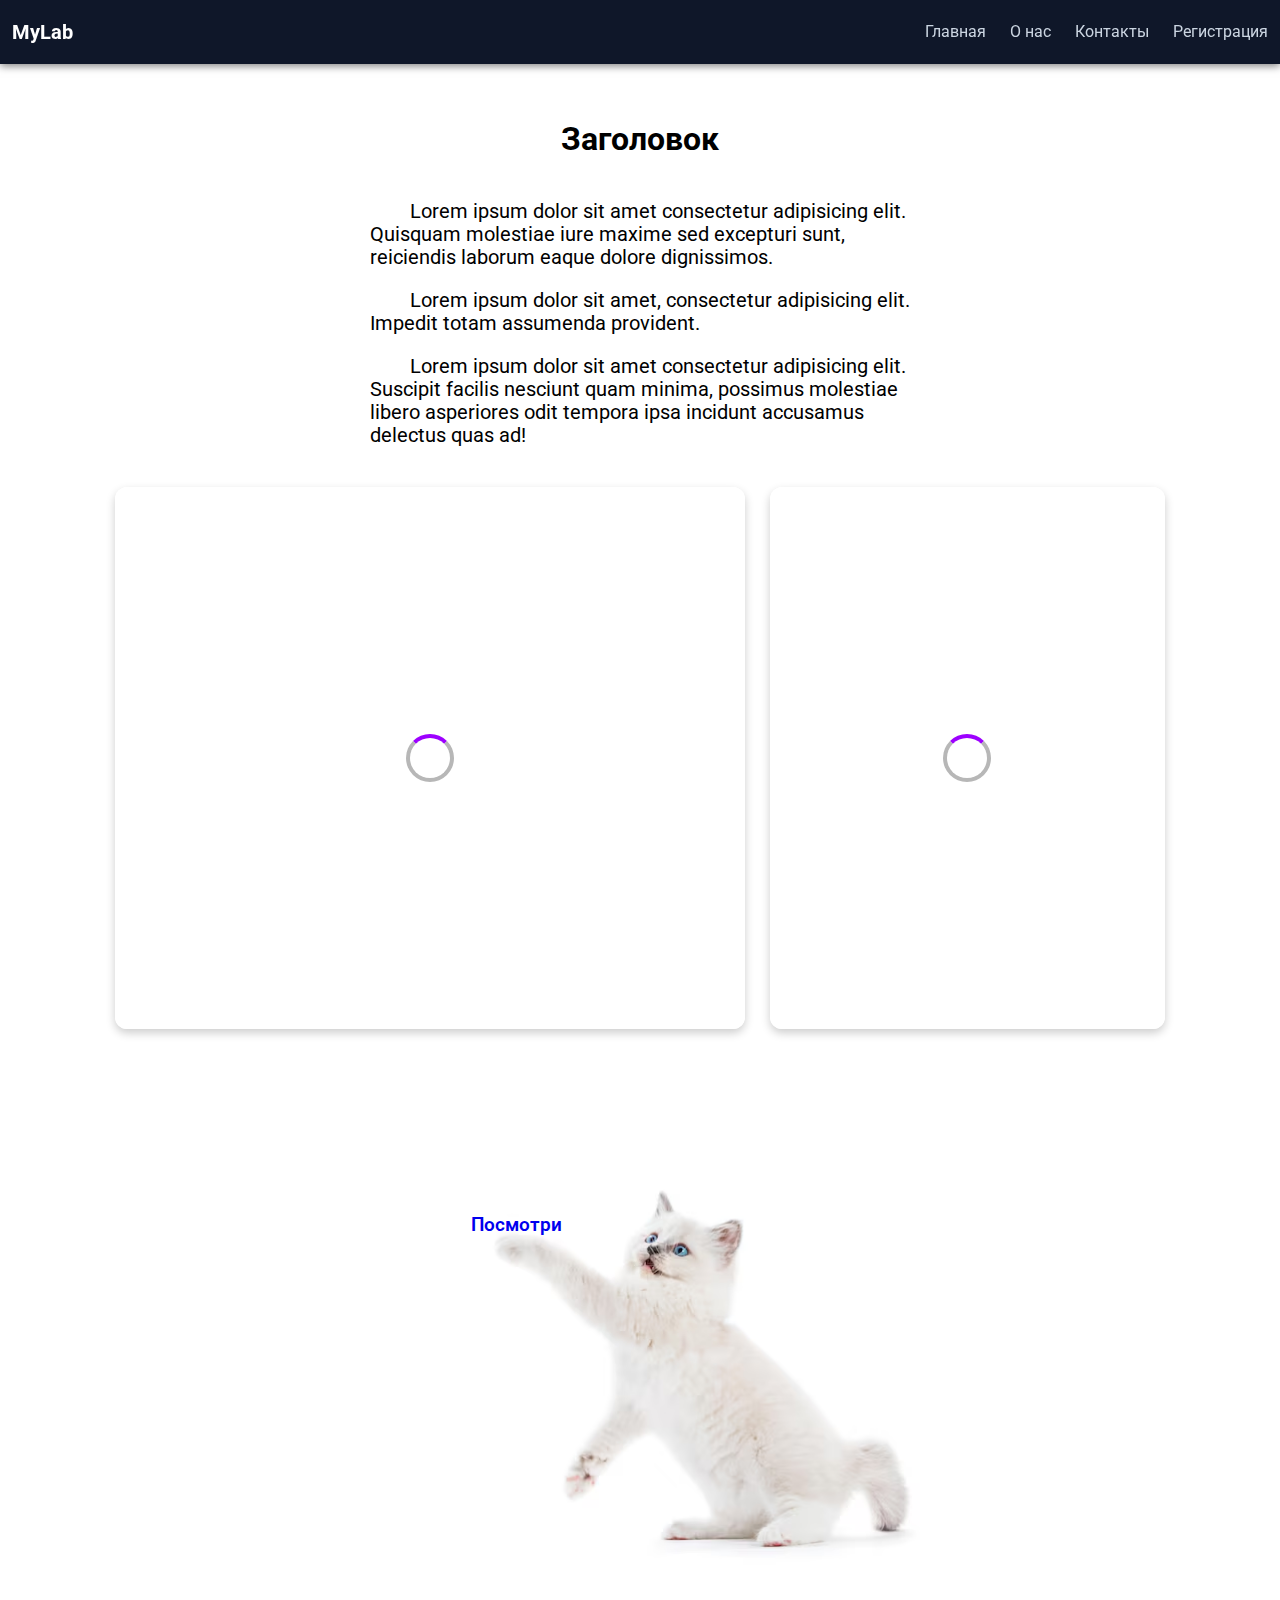
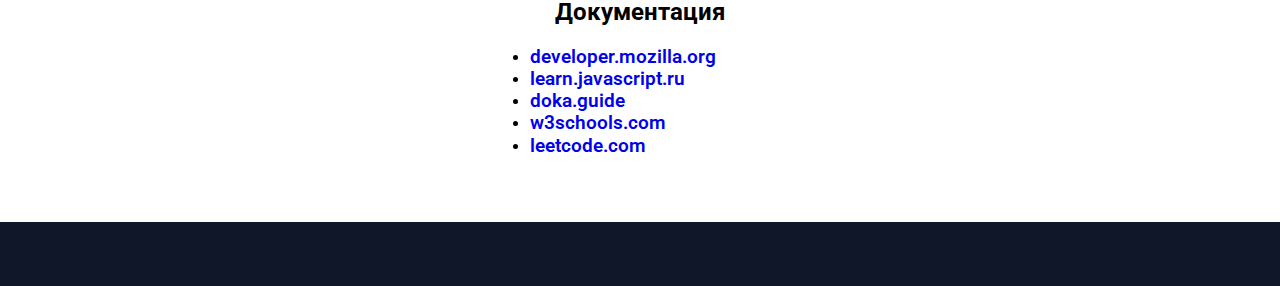
<file: index.html>
<!DOCTYPE html>
<html lang="en">
    <head>
        <meta charset="UTF-8">
        <meta name="viewport" content="width=device-width, initial-scale=1.0">

        <link rel="stylesheet" href="./css/normalize.css">
        <link rel="stylesheet" href="./css/style.css">

        <!-- <link rel="preconnect" href="https://fonts.googleapis.com"> -->
        <!-- <link rel="preconnect" href="https://fonts.gstatic.com" crossorigin> -->
        <!-- <link href="https://fonts.googleapis.com/css2?family=Roboto:wght@400;600;700&display=swap" rel="stylesheet"> -->
        <link rel="preload" href="./assets/fonts/Roboto-Regular.woff2" as="font" type="font/woff2">
        <link rel="preload" href="./assets/fonts/Roboto-Bold.woff2" as="font" type="font/woff2">

        <title>Лабораторная работа</title>
    </head>
    <body>
        <header class="header">
            <div class="header__logo">MyLab</div>

            <nav class="header__nav">
                <a href="./index.html" class="nav__link">Главная</a>
                <a href="#about" class="nav__link">О нас</a>
                <a href="#contact" class="nav__link">Контакты</a>
                <a href="./form.html" class="nav__link">Регистрация</a>
            </nav>

        </header>
        <section class="container">
            <h1 class="title">Заголовок</h1>

            <div class="paragraph">
                <p>Lorem ipsum dolor sit amet consectetur adipisicing elit. Quisquam molestiae iure maxime sed excepturi sunt, reiciendis laborum eaque dolore dignissimos.</p>
                <p>Lorem ipsum dolor sit amet, consectetur adipisicing elit. Impedit totam assumenda provident.</p>
                <p>Lorem ipsum dolor sit amet consectetur adipisicing elit. Suscipit facilis nesciunt quam minima, possimus molestiae libero asperiores odit tempora ipsa incidunt accusamus delectus quas ad!</p>
            </div>

            <div class="cards-wrapper">
                <figure class="image-wrapper card-loader">
                    <div class="loader"></div>

                    <img class="image card-content" src="./assets/imgs/img2.gif" alt="cat">
                    <figcaption class="card-content">Карточка 1</figcaption>
                </figure>

                <figure class="image-wrapper card-loader">
                    <div class="loader"></div>

                    <img class="image card-content" src="./assets/imgs/img1.webp" alt="cat">
                    <figcaption class="card-content">Карточка 2</figcaption>
                </figure>
            </div>

            <div class="go-to-demo">
                <img class="image" src="./assets/imgs/cat2.avif" alt="cat">
                <a class="link link-to-demo" href="demo.html">Посмотри</a>
            </div>

            <div class="wrapper">
                <h2 class="title">Документация</h2>
                <ul class="list">
                    <li>
                        <a class="link" href="https://developer.mozilla.org/" target="_blank">developer.mozilla.org</a>
                    </li>
                    <li>
                        <a class="link" href="https://learn.javascript.ru/" target="_blank">learn.javascript.ru</a>
                    </li>
                    <li>
                        <a class="link" href="https://doka.guide/" target="_blank">doka.guide</a>
                    </li>
                    <li>
                        <a class="link" href="https://www.w3schools.com/" target="_blank">w3schools.com</a>
                    </li>
                    </li>
                    <li>
                        <a class="link" href="https://leetcode.com/" target="_blank">leetcode.com</a>
                    </li>
                    </li>
                    <li>
                        <a class="link" href="https://nodejs.org/docs/latest/api/" target="_blank">nodejs.org</a>
                    </li>
                    </li>
                    <li>
                        <a class="link" href="https://validator.w3.org/#validate_by_input" target="_blank">validator.w3.org</a>
                    </li>
                    </li>
                    <li>
                        <a class="link" href="https://github.com/" target="_blank">github.com</a>
                    </li>
                    </li>
                    <li>
                        <a class="link" href="https://about.gitlab.com/" target="_blank">gitlab.com</a>
                    </li>
                </ul>
            </div>
        </section>
        <footer class="footer"></footer>
    </body>
</html>
</file>
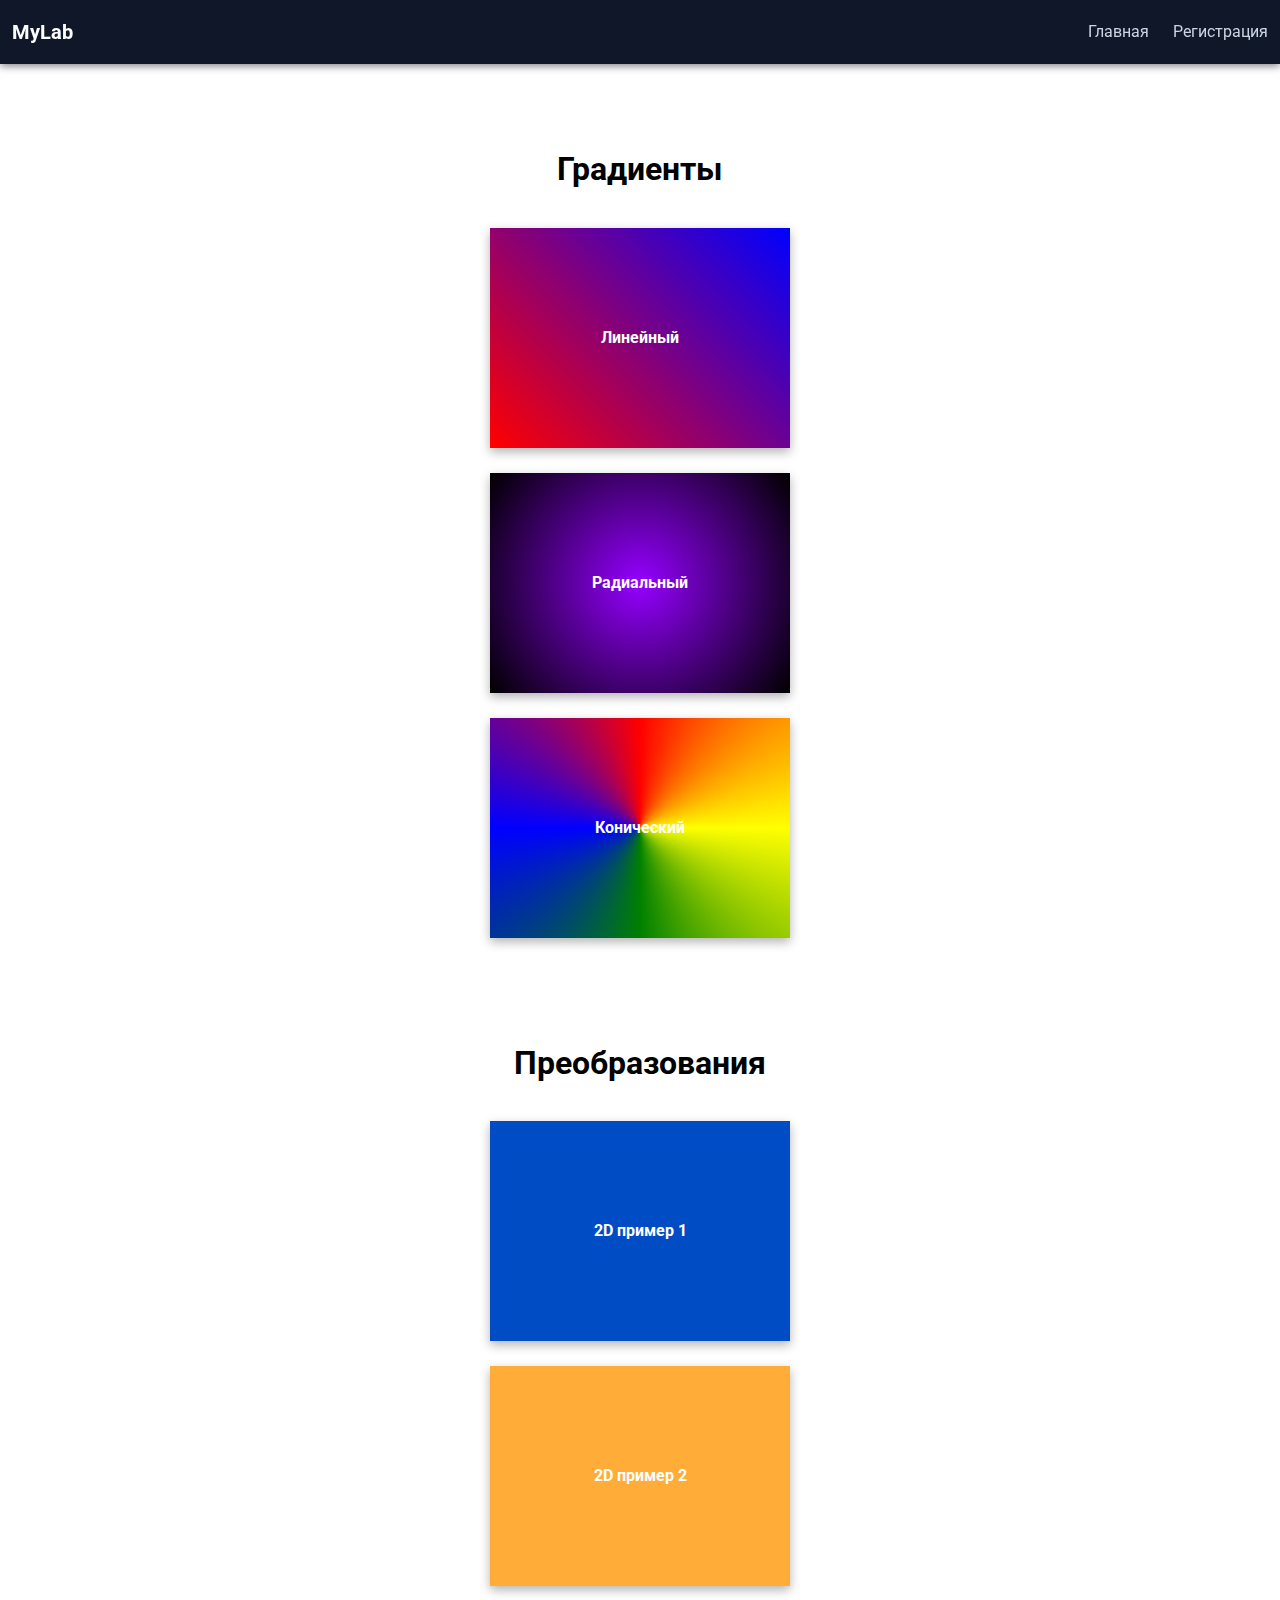
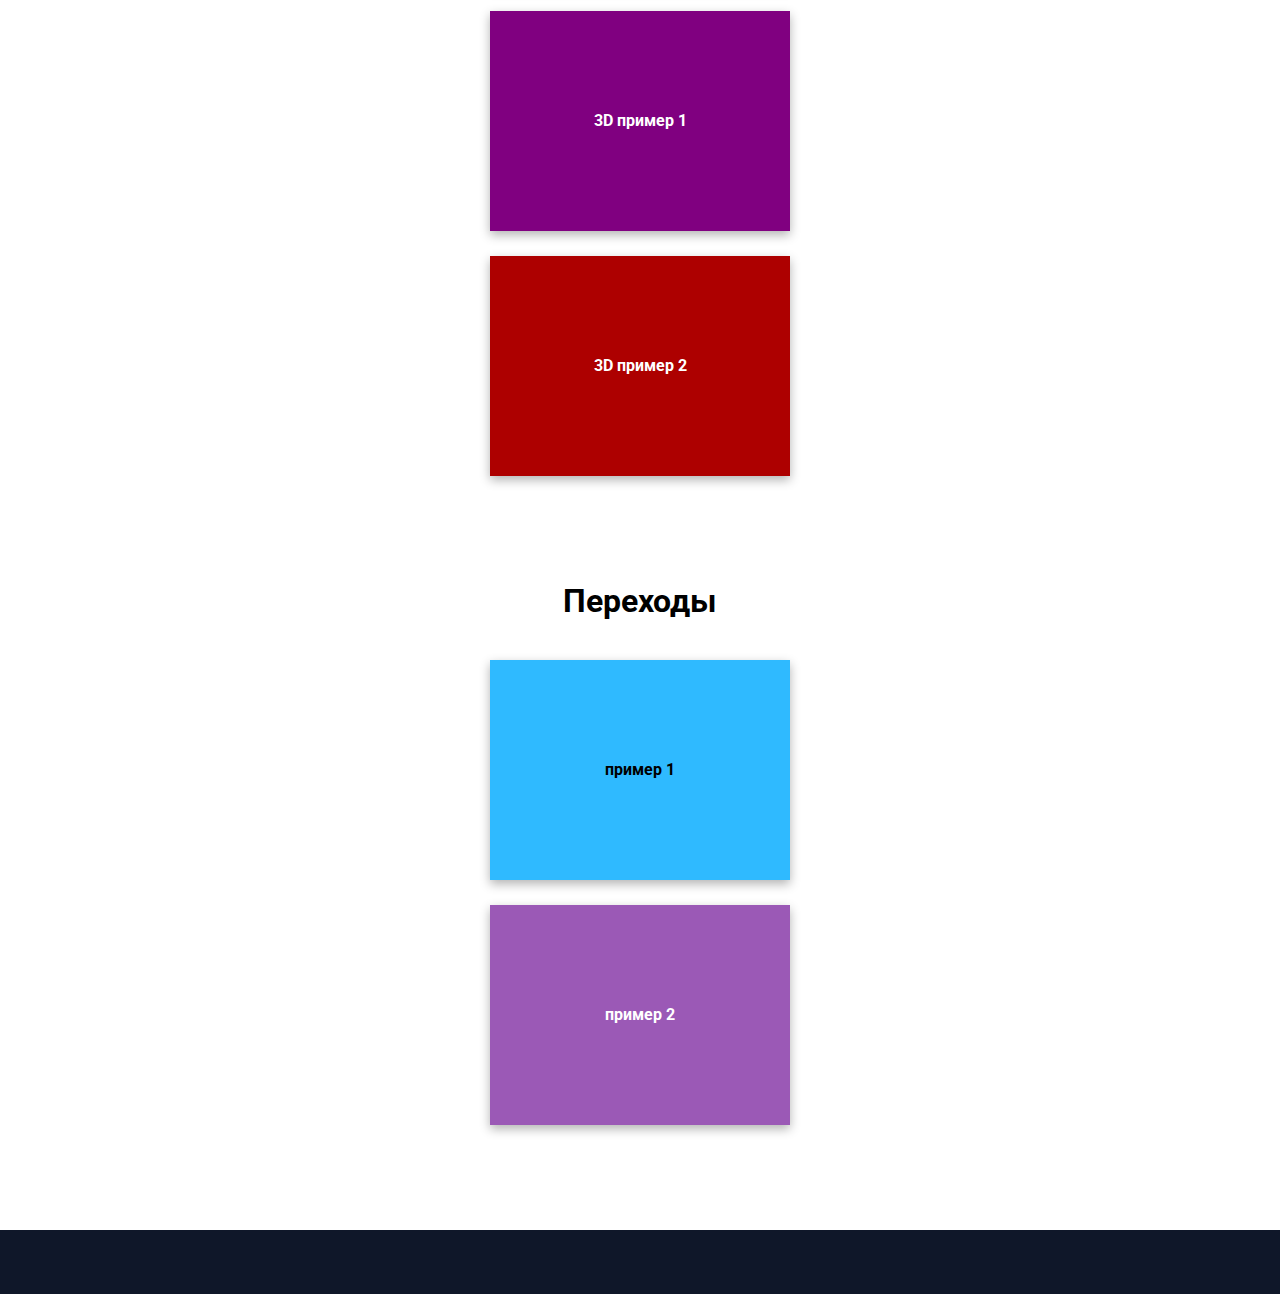
<file: demo.html>
<!DOCTYPE html>
<html lang="en">
    <head>
        <meta charset="UTF-8">
        <meta name="viewport" content="width=device-width, initial-scale=1.0">

        <link rel="stylesheet" href="./css/normalize.css">
        <link rel="stylesheet" href="./css/style.css">
        <link rel="stylesheet" href="./css/demo.css">

        <!-- <link rel="preconnect" href="https://fonts.googleapis.com"> -->
        <!-- <link rel="preconnect" href="https://fonts.gstatic.com" crossorigin> -->
        <!-- <link href="https://fonts.googleapis.com/css2?family=Roboto:wght@400;600;700&display=swap" rel="stylesheet"> -->
        <link rel="preload" href="./assets/fonts/Roboto-Regular.woff2" as="font" type="font/woff2">
        <link rel="preload" href="./assets/fonts/Roboto-Bold.woff2" as="font" type="font/woff2">

        <title>Лабораторная работа</title>
    </head>
    <body>
    <header class="header">
        <div class="header__logo">MyLab</div>
        <nav class="header__nav">
            <a href="./index.html" class="nav__link">Главная</a>
            <a href="./form.html" class="nav__link">Регистрация</a>
        </nav>
    </header>
        <main class="container">
            <div class="content-block">
                <h1>Градиенты</h1>
                <div class="box linear">Линейный</div>
                <div class="box radial">Радиальный</div>
                <div class="box conic">Конический</div>
            </div>
            
            <div class="content-block">
                <h1>Преобразования</h1>
                <div class="box transform2d__ex-1">2D пример 1</div>
                <div class="box transform2d__ex-2">2D пример 2</div>
                <div class="box transform3d__ex-1">3D пример 1</div>
                <div class="box transform3d__ex-2">3D пример 2</div>
            </div>
            
            <div class="content-block">
                <h1>Переходы</h1>
                <div class="box transition__ex-1">пример 1</div>
                <div class="box transition__ex-2">пример 2</div>
            </div>
        </main>
        <footer class="footer"></footer>
    </body>
</html>
</file>
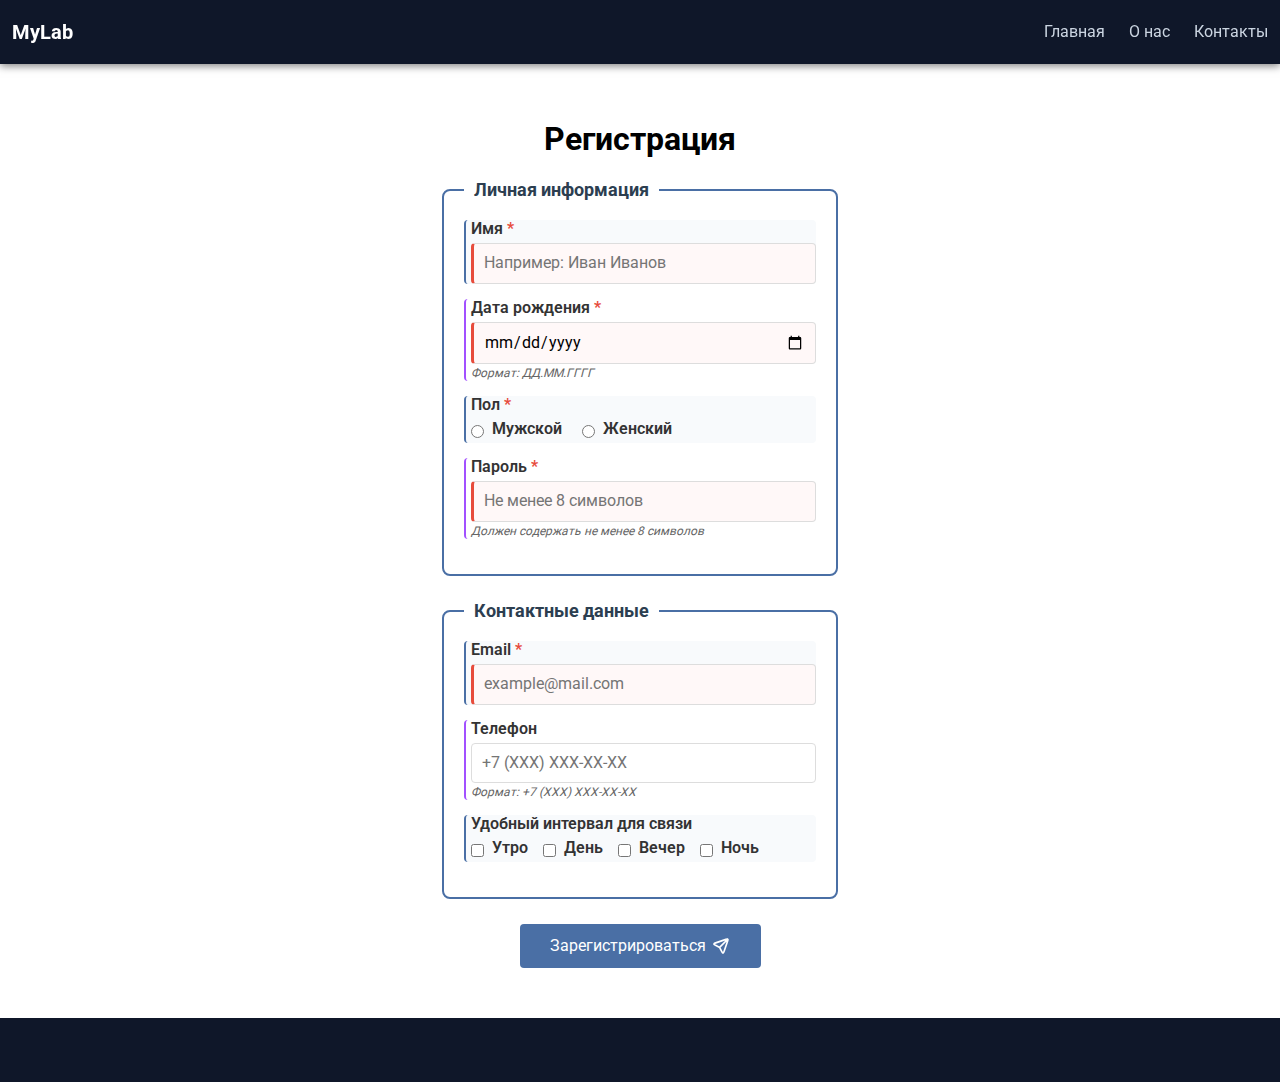
<file: form.html>
<!DOCTYPE html>
<html lang="en">
    <head>
        <meta charset="UTF-8">
        <meta name="viewport" content="width=device-width, initial-scale=1.0">

        <link rel="stylesheet" href="./css/normalize.css">
        <link rel="stylesheet" href="./css/style.css">
        <link rel="stylesheet" href="./css/form.css">

        <!-- <link rel="preconnect" href="https://fonts.googleapis.com"> -->
        <!-- <link rel="preconnect" href="https://fonts.gstatic.com" crossorigin> -->
        <!-- <link href="https://fonts.googleapis.com/css2?family=Roboto:wght@400;600;700&display=swap" rel="stylesheet"> -->
        <link rel="preload" href="./assets/fonts/Roboto-Regular.woff2" as="font" type="font/woff2">
        <link rel="preload" href="./assets/fonts/Roboto-Bold.woff2" as="font" type="font/woff2">

        <title>Лабораторная работа</title>
    </head>
    <body>
        <header class="header">
            <div class="header__logo">MyLab</div>

            <nav class="header__nav">
                <a href="./index.html" class="nav__link">Главная</a>
                <a href="#about" class="nav__link">О нас</a>
                <a href="#contact" class="nav__link">Контакты</a>
            </nav>

        </header>
        <main class="container">
            <h1>Регистрация</h1>
            <form id="registrationForm">
                <fieldset>
                    <legend>Личная информация</legend>
                    
                    <div class="form-group">
                        <label for="name" class="required">Имя</label>
                        <input type="text" 
                            id="name" 
                            name="name" 
                            required
                            placeholder="Например: Иван Иванов">
                    </div>
                    
                    <div class="form-group">
                        <label for="birthdate" class="required">Дата рождения</label>
                        <input type="date" 
                            id="birthdate" 
                            name="birthdate" 
                            required>
                        <div class="hint">Формат: ДД.ММ.ГГГГ</div>
                    </div>
                    
                    <div class="form-group">
                        <label for="gender" class="required">Пол</label>
                        <div class="gender-group">
                            <div class="gender-option">
                                <input type="radio" id="male" name="gender" value="male" required>
                                <label for="male">Мужской</label>
                            </div>
                            <div class="gender-option">
                                <input type="radio" id="female" name="gender" value="female">
                                <label for="female">Женский</label>
                            </div>
                        </div>
                    </div>
                    
                    <div class="form-group">
                        <label for="password" class="required">Пароль</label>
                        <input type="password" 
                            id="password" 
                            name="password" 
                            required
                            placeholder="Не менее 8 символов"
                            minlength="8">
                        <div class="hint">Должен содержать не менее 8 символов</div>
                    </div>
                </fieldset>

                <fieldset>
                    <legend>Контактные данные</legend>
                    
                    <div class="form-group">
                        <label for="email" class="required">Email</label>
                        <input type="email" 
                            id="email" 
                            name="email" 
                            required
                            placeholder="example@mail.com">
                    </div>
                    
                    <div class="form-group">
                        <label for="phone">Телефон</label>
                        <input type="tel" 
                            id="phone" 
                            name="phone"
                            placeholder="+7 (XXX) XXX-XX-XX">
                        <div class="hint">Формат: +7 (XXX) XXX-XX-XX</div>
                    </div>
                    
                    <div class="form-group">
                        <label for="contact-time">Удобный интервал для связи</label>
                        <div class="interval-group">
                            <div class="interval-option">
                                <input type="checkbox" id="morning" name="contact-time" value="morning">
                                <label for="morning">Утро</label>
                            </div>
                            <div class="interval-option">
                                <input type="checkbox" id="day" name="contact-time" value="day">
                                <label for="day">День</label>
                            </div>
                            <div class="interval-option">
                                <input type="checkbox" id="evening" name="contact-time" value="evening">
                                <label for="evening">Вечер</label>
                            </div>
                            <div class="interval-option">
                                <input type="checkbox" id="night" name="contact-time" value="night">
                                <label for="night">Ночь</label>
                            </div>
                        </div>
                    </div>
                </fieldset>
                
                <button type="submit" class="btn-submit">
                    Зарегистрироваться
                    <img class="btn-submit-icon" src="./assets/imgs/icon-send.svg" alt="send">
                </button>
            </form>
        </main>

        <footer class="footer"></footer>
    </body>
</html>
</file>
<file: css/style.css>
:root {
  --font-main: "Roboto", system-ui, sans-serif;
  --background-nav: hsl(222, 47%, 11%);
  --light-text-color: white;
  --nav-link-text-color: #cbd5e1;
  --link-text-color: rgb(138, 43, 226);
}

::selection {
  background-color: darkorchid;
  color: white;
}

* {
  box-sizing: border-box;
}

body {
  font-family: var(--font-main);
  min-height: 100vh;
  min-height: 100dvh;
}

h1,
h2,
h3,
h4,
h5,
h6 {
  font-weight: 700;
}

.container {
  width: 100%;
  max-width: 1200px;
  margin: 100px auto 50px;
  padding: 0 16px;
  display: flex;
  flex-direction: column;
  align-items: center;
}

.header {
  display: flex;
  align-items: center;
  justify-content: space-between;
  position: fixed;
  top: 0;
  width: 100%;
  height: 64px;
  padding: 12px;
  background-color: var(--background-nav);
  color: var(--light-text-color);
  box-shadow: 0 2px 8px rgba(0, 0, 0, 0.5);
  z-index: 10;
}

.footer {
  position: relative;
  bottom: 0;
  width: 100%;
  height: 64px;
  background-color: var(--background-nav);
  color: var(--light-text-color);
}

.header__logo {
  font-size: 20px;
  font-weight: 700;
}

.header__nav {
  display: flex;
  gap: 24px;
}

.nav__link {
  text-decoration: none;
  color: var(--nav-link-text-color);
  font-size: 1rem;
  transition: color 0.2s ease;
}

.nav__link:hover {
  color: var(--light-text-color);
}

.title {
  text-align: center;
}

.paragraph {
  width: 60ch;
}

p {
  width: 100%;
  text-indent: 2em;
  font-size: 1.25rem;
  font-weight: 400;
}

.link {
  font-size: 1.2rem;
  font-weight: 600;
  text-decoration: none;
}
.link:hover {
  color: var(--link-text-color);
}

.image-wrapper {
  text-align: center;
  margin: 20px 0;
  padding: 10px;
  background-color: white;
  box-shadow: 0 4px 10px rgba(0, 0, 0, 0.2);
  border-radius: 12px;
  transition:
    transform 0.3s ease,
    box-shadow 0.3s ease;
}

.image-wrapper:hover {
  transform: scale(1.03);
  box-shadow: 0 10px 25px rgba(0, 0, 0, 0.4);
}

.image {
  height: 500px;
  object-fit: cover;
}

.go-to-demo {
  position: relative;
  margin-top: 25px;
}

.link-to-demo {
  position: absolute;
  top: 140px;
  left: 145px;
}

.list {
  width: 300px;
  height: 110px;
  overflow: auto;
}

.cards-wrapper {
  display: flex;
  align-items: center;
  justify-content: center;
  gap: 25px;
}

.card-loader {
  position: relative;
  overflow: hidden;
}

.loader {
  position: absolute;
  inset: 0;
  background-color: white;
  display: flex;
  align-items: center;
  justify-content: center;
  z-index: 2;
  animation: hideLoader 3s forwards;
}

.loader::before {
  content: "";
  width: 40px;
  height: 40px;
  border: 4px solid #b7b7b7;
  border-top: 4px solid #9d00ff;
  border-radius: 50%;
  animation: spin 1s linear infinite;
}

.card-content {
  opacity: 0;
  animation: showContent 3s forwards;
  animation-delay: 3s;
}

@keyframes spin {
  to {
    transform: rotate(360deg);
  }
}

@keyframes hideLoader {
  to {
    opacity: 0;
    visibility: hidden;
  }
}

@keyframes showContent {
  to {
    opacity: 1;
  }
}

@font-face {
  font-family: "Roboto";
  src: url("../assets/fonts/Roboto-Regular.woff2") format("woff2");
  font-weight: 400;
  font-style: normal;
  font-display: swap;
}

@font-face {
  font-family: "Roboto";
  src: url("../assets/fonts/Roboto-SemiBold.woff2") format("woff2");
  font-weight: 600;
  font-style: normal;
  font-display: swap;
}

@font-face {
  font-family: "Roboto";
  src: url("../assets/fonts/Roboto-Bold.woff2") format("woff2");
  font-weight: 700;
  font-style: normal;
  font-display: swap;
}
</file>
<file: css/demo.css>
.content-block {
  text-align: center;
  margin: 30px 0;
}

h1 {
  margin-bottom: 40px;
}

.box {
  width: 300px;
  height: 220px;
  margin: 25px;
  display: flex;
  align-items: center;
  justify-content: center;
  color: white;
  font-weight: bold;
  text-align: center;
  box-shadow: 0 4px 10px rgba(0, 0, 0, 0.3);
}

.linear {
  background: linear-gradient(45deg, red, blue);
}

.radial {
  background: radial-gradient(circle, #9500ff, #000000);
}

.conic {
  background: conic-gradient(red, yellow, green, blue, red);
}

.transform2d__ex-1 {
  background-color: #004cc5;
}
.transform2d__ex-1:hover {
  transform: rotate(10deg) scale(1.1);
  transition: 0.3s;
}

.transform2d__ex-2 {
  background-color: #ffac38;
}
.transform2d__ex-2:hover {
  transform: translateX(20px) skewX(10deg);
  transition: 0.3s;
}

.transform3d__ex-1 {
  background-color: purple;
  transform-style: preserve-3d;
}
.transform3d__ex-1:hover {
  transform: rotateY(180deg);
  transition: 2s;
}

.transform3d__ex-2 {
  background-color: #ad0000;
  transform-style: preserve-3d;
  perspective: 600px;
}
.transform3d__ex-2:hover {
  transform: rotateX(180deg) translateZ(20px);
  transition: 2s;
}

.transition__ex-1 {
  background-color: #2fbaff;
  color: black;
  padding: 20px;
  transition:
    background-color 0.5s,
    color 0.5s;
}

.transition__ex-1:hover {
  background-color: #e74c3c;
  color: white;
}
.transition__ex-2 {
  background-color: #9b59b6;
  color: white;
  padding: 20px;
  transition:
    transform 0.3s,
    box-shadow 0.3s;
}

.transition__ex-2:hover {
  transform: translateY(-10px);
  box-shadow: 0 10px 20px rgba(24, 24, 24, 0.698);
}
</file>
<file: css/form.css>
form {
  width: 400px;
}

fieldset {
  border: 2px solid #4a6fa5;
  border-radius: 8px;
  padding: 20px;
  margin-bottom: 25px;
  background-color: white;
}

legend {
  font-weight: bold;
  color: #2c3e50;
  padding: 0 10px;
  font-size: 1.1em;
}

.form-group {
  margin-bottom: 15px;
  border-radius: 4px;
}

.form-group:nth-child(even) {
  padding-left: 5px;
  background-color: #f8fafc;
  border-left: 2px solid #4a6fa5;
}

.form-group:nth-child(odd) {
  padding-left: 5px;
  background-color: #ffffff;
  border-left: 2px solid #a250ff;
}

label {
  display: block;
  margin-bottom: 5px;
  font-weight: 600;
  color: #333;
}

label.required::after {
  content: " *";
  color: #e74c3c;
}

input[type="text"],
input[type="email"],
input[type="password"],
input[type="tel"],
input[type="date"],
select {
  width: 100%;
  padding: 10px;
  border: 1px solid #ddd;
  border-radius: 4px;
  font-size: 16px;
  transition: border-color 0.3s;
}

input:required,
select:required {
  border-left: 3px solid #e74c3c;
  background-color: #fff8f8;
}

input:focus,
select:focus {
  outline: none;
  border-color: #4a6fa5;
  box-shadow: 0 0 0 2px rgba(74, 111, 165, 0.2);
}

.gender-group {
  display: flex;
  gap: 20px;
  margin-top: 5px;
}

.gender-option {
  display: flex;
  align-items: center;
}

.gender-option input {
  margin-right: 8px;
}

.gender-option input[type="radio"]:checked + label {
  color: #4a6fa5;
  font-weight: bold;
  padding: 5px 10px;
  background-color: #e8f0fe;
  border-radius: 4px;
  position: relative;
}

.hint {
  font-size: 12px;
  color: #666;
  margin-top: 3px;
  font-style: italic;
}

.interval-group {
  display: flex;
  flex-wrap: wrap;
  gap: 15px;
  margin-top: 5px;
}

.interval-option {
  display: flex;
  align-items: center;
}

.interval-option input {
  margin-right: 8px;
}

.interval-option input[type="checkbox"]:checked + label {
  color: #27ae60;
  font-weight: bold;
  text-decoration: line-through;
  padding: 5px 10px;
  background-color: #e8f7ef;
  border-radius: 4px;
  position: relative;
}

.btn-submit {
  background-color: #4a6fa5;
  color: white;
  border: none;
  padding: 12px 30px;
  font-size: 16px;
  border-radius: 4px;
  cursor: pointer;
  transition: all 0.3s ease;
  display: flex;
  align-items: center;
  justify-content: space-between;
  margin: 0 auto;
}

.btn-submit:hover {
  background-color: #3a5a8c;
}

.btn-submit:active {
  transform: scale(0.95);
}

.btn-submit-icon {
  margin-left: 5px;
  height: 20px;
  width: 20px;
}
</file>
